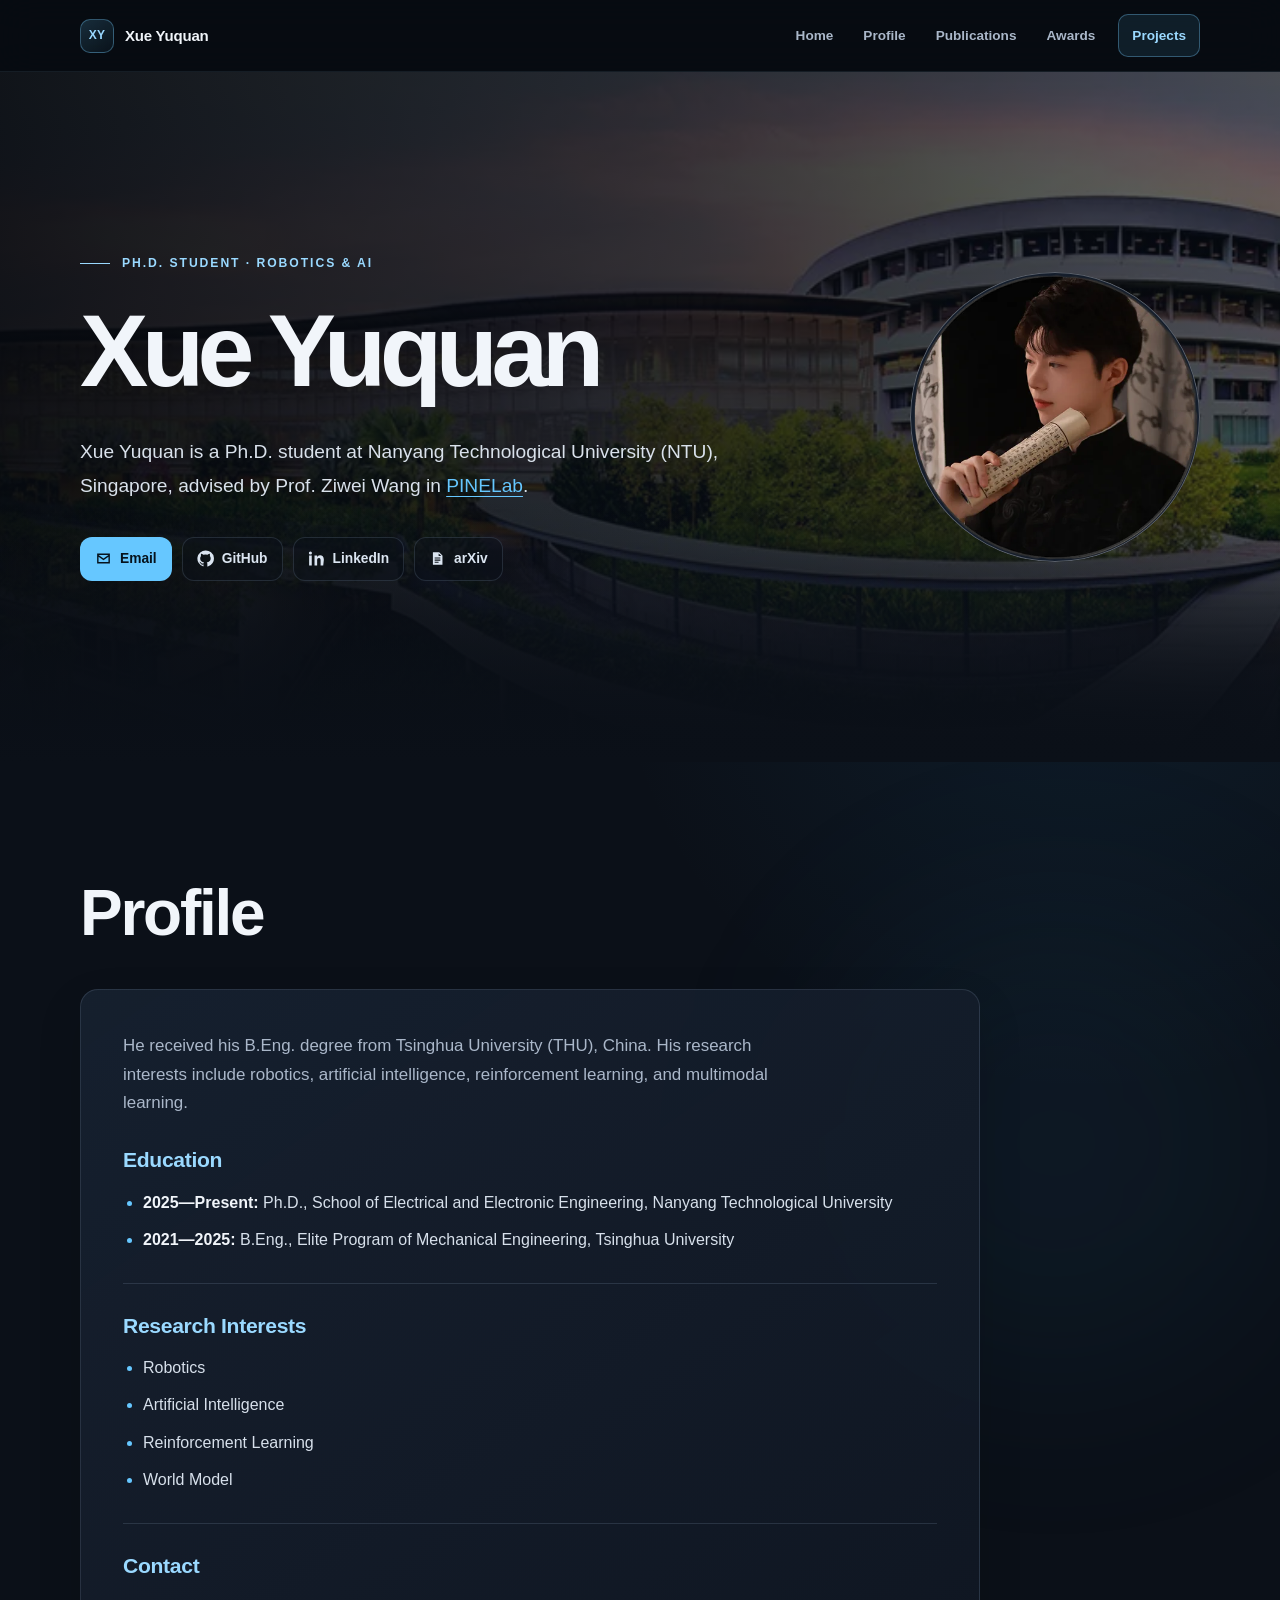
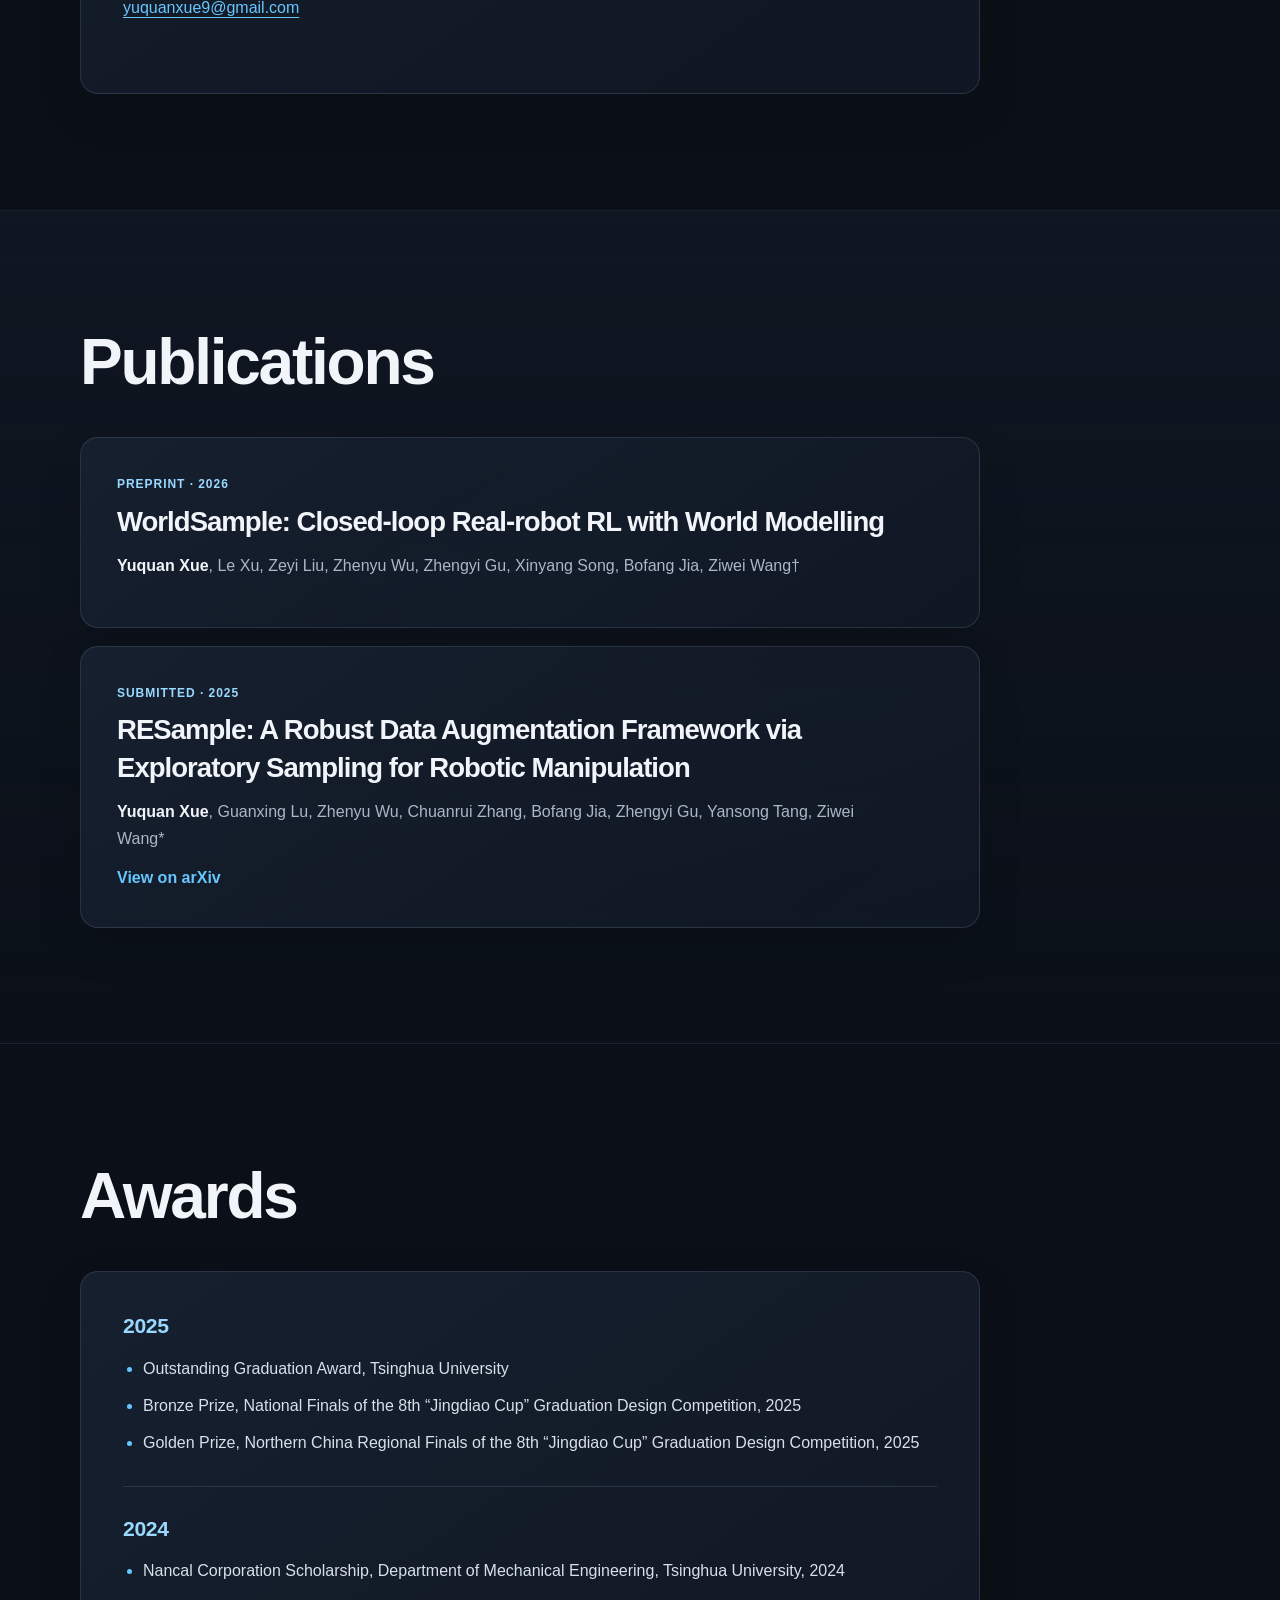
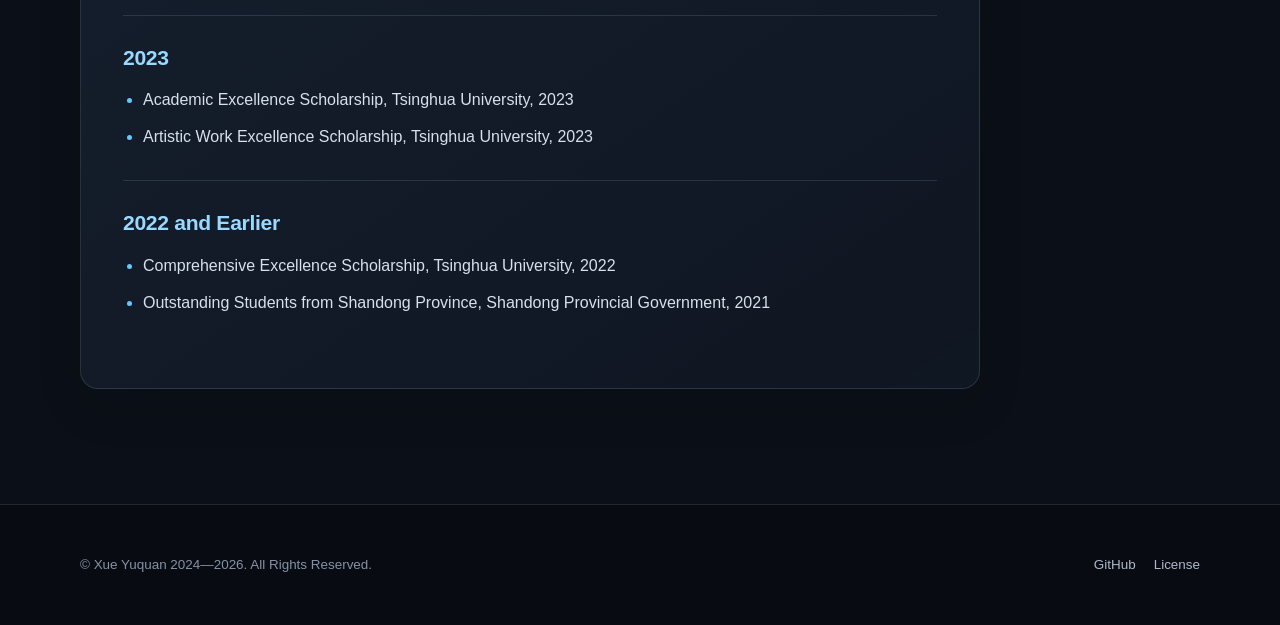
<file: index.html>
<!doctype html>
<html lang="en">
<head>
    <meta charset="utf-8">
    <meta name="viewport" content="width=device-width, initial-scale=1">
    <meta name="description" content="Xue Yuquan is a Ph.D. student at Nanyang Technological University researching robotics, artificial intelligence, reinforcement learning, and world models.">
    <meta name="author" content="Xue Yuquan">
    <meta name="theme-color" content="#0b1018">
    <meta property="og:title" content="Xue Yuquan | AI & Robotics">
    <meta property="og:description" content="Academic homepage of Xue Yuquan, Ph.D. student at Nanyang Technological University.">
    <meta property="og:type" content="website">
    <meta property="og:url" content="https://xxreinsno.github.io/">
    <title>Xue Yuquan | AI &amp; Robotics</title>

    <link rel="icon" href="static/assets/favicon.ico" sizes="any">
    <link rel="stylesheet" href="static/css/main.css">
    <script>document.documentElement.classList.add('js');</script>
    <script src="static/js/scripts.js" defer></script>
</head>
<body>
    <a class="skip-link" href="#main-content">Skip to main content</a>

    <header class="site-header" id="site-header">
        <nav class="site-nav container" aria-label="Primary navigation">
            <a class="site-brand" href="#home" aria-label="Xue Yuquan, home">
                <span class="brand-mark" aria-hidden="true">XY</span>
                <span>Xue Yuquan</span>
            </a>

            <button class="nav-toggle" type="button" aria-expanded="false" aria-controls="nav-links">
                <span class="sr-only">Toggle navigation</span>
                <span class="nav-toggle-lines" aria-hidden="true"></span>
            </button>

            <ul class="nav-links" id="nav-links">
                <li><a href="#home">Home</a></li>
                <li><a href="#profile">Profile</a></li>
                <li><a href="#publications">Publications</a></li>
                <li><a href="#awards">Awards</a></li>
                <li><a class="nav-cta" href="projects.html">Projects</a></li>
            </ul>
        </nav>
    </header>

    <main id="main-content">
        <section class="hero" id="home" aria-labelledby="hero-title">
            <picture class="hero-backdrop" aria-hidden="true">
                <source srcset="static/assets/img/background.webp" type="image/webp">
                <img src="static/assets/img/background.png" width="1584" height="396" alt="" fetchpriority="high">
            </picture>
            <div class="hero-shade" aria-hidden="true"></div>

            <div class="hero-layout container">
                <div class="hero-copy">
                    <p class="eyebrow">Ph.D. Student · Robotics &amp; AI</p>
                    <h1 id="hero-title">Xue Yuquan</h1>
                    <p class="hero-lead">
                        Xue Yuquan is a Ph.D. student at Nanyang Technological University (NTU), Singapore,
                        advised by Prof. Ziwei Wang in
                        <a href="https://pine-lab-ntu.github.io/index.html">PINELab</a>.
                    </p>
                    <div class="social-links" aria-label="Contact and social links">
                        <a class="social-link primary" href="mailto:yuquanxue9@gmail.com">
                            <svg viewBox="0 0 24 24" aria-hidden="true"><path d="M3 5h18v14H3V5Zm9 7 7-5H5l7 5Zm0 2.5L5 9.7V17h14V9.7l-7 4.8Z"/></svg>
                            Email
                        </a>
                        <a class="social-link" href="https://github.com/xxReinsno">
                            <svg viewBox="0 0 24 24" aria-hidden="true"><path d="M12 .7a11.5 11.5 0 0 0-3.6 22.4c.6.1.8-.2.8-.5v-2c-3.3.7-4-1.4-4-1.4-.5-1.4-1.3-1.8-1.3-1.8-1.1-.7.1-.7.1-.7 1.2.1 1.8 1.2 1.8 1.2 1 1.8 2.8 1.3 3.4 1 .1-.8.4-1.3.8-1.6-2.7-.3-5.5-1.3-5.5-5.7 0-1.3.5-2.3 1.2-3.1-.1-.3-.5-1.6.1-3.1 0 0 1-.3 3.2 1.2a11 11 0 0 1 5.8 0c2.2-1.5 3.2-1.2 3.2-1.2.6 1.5.2 2.8.1 3.1.8.8 1.2 1.8 1.2 3.1 0 4.4-2.8 5.4-5.5 5.7.4.4.8 1.1.8 2.2v3.3c0 .3.2.6.8.5A11.5 11.5 0 0 0 12 .7Z"/></svg>
                            GitHub
                        </a>
                        <a class="social-link" href="https://www.linkedin.com/in/yuquan-xue-56466a377">
                            <svg viewBox="0 0 24 24" aria-hidden="true"><path d="M5.3 7.8H1.6V22h3.7V7.8ZM3.4 2A2.2 2.2 0 1 0 3.4 6.4 2.2 2.2 0 0 0 3.4 2ZM22.4 13.8c0-4.3-2.3-6.3-5.4-6.3a4.6 4.6 0 0 0-4.2 2.3v-2H9.2V22h3.7v-7c0-1.8.3-3.6 2.6-3.6 2.2 0 2.3 2.1 2.3 3.7V22h3.7l.9-8.2Z"/></svg>
                            LinkedIn
                        </a>
                        <a class="social-link" href="https://arxiv.org/search/?searchtype=author&amp;query=Xue%2C+Y">
                            <svg viewBox="0 0 24 24" aria-hidden="true"><path d="M5.5 3.2h8.8L19 7.9v12.9H5.5V3.2Zm8.1 1.6v3.8h3.8l-3.8-3.8ZM8 12h8v-1.5H8V12Zm0 3h8v-1.5H8V15Zm0 3h5.5v-1.5H8V18Z"/></svg>
                            arXiv
                        </a>
                    </div>
                </div>

                <div class="portrait-wrap">
                    <picture>
                        <source srcset="static/assets/img/profile.webp" type="image/webp">
                        <img class="portrait" src="static/assets/img/profile.PNG" width="480" height="480" alt="Portrait of Xue Yuquan" decoding="async">
                    </picture>
                </div>
            </div>
        </section>

        <section class="section profile-section" id="profile" aria-labelledby="profile-title">
            <div class="container">
                <div class="section-heading">
                    <h2 id="profile-title">Profile</h2>
                </div>

                <div class="profile-listing content-card">
                    <p class="profile-summary">
                        He received his B.Eng. degree from Tsinghua University (THU), China. His research interests
                        include robotics, artificial intelligence, reinforcement learning, and multimodal learning.
                    </p>

                    <section class="list-block" aria-labelledby="education-title">
                        <h3 id="education-title">Education</h3>
                        <ul class="plain-list education-list">
                            <li><strong>2025—Present:</strong> Ph.D., School of Electrical and Electronic Engineering, Nanyang Technological University</li>
                            <li><strong>2021—2025:</strong> B.Eng., Elite Program of Mechanical Engineering, Tsinghua University</li>
                        </ul>
                    </section>

                    <section class="list-block" aria-labelledby="interests-title">
                        <h3 id="interests-title">Research Interests</h3>
                        <ul class="plain-list">
                            <li>Robotics</li>
                            <li>Artificial Intelligence</li>
                            <li>Reinforcement Learning</li>
                            <li>World Model</li>
                        </ul>
                    </section>

                    <section class="list-block" aria-labelledby="contact-title">
                        <h3 id="contact-title">Contact</h3>
                        <p><a href="mailto:yuquanxue9@gmail.com">yuquanxue9@gmail.com</a></p>
                    </section>
                </div>
            </div>
        </section>

        <section class="section publications-section" id="publications" aria-labelledby="publications-title">
            <div class="container">
                <div class="section-heading">
                    <h2 id="publications-title">Publications</h2>
                </div>

                <div class="publication-list">
                    <article class="publication-item">
                        <p class="publication-meta">Preprint · 2026</p>
                        <h3>WorldSample: Closed-loop Real-robot RL with World Modelling</h3>
                        <p class="publication-authors">
                            <strong>Yuquan Xue</strong>, Le Xu, Zeyi Liu, Zhenyu Wu, Zhengyi Gu,
                            Xinyang Song, Bofang Jia, Ziwei Wang†
                        </p>
                    </article>

                    <article class="publication-item">
                        <p class="publication-meta">Submitted · 2025</p>
                        <h3>RESample: A Robust Data Augmentation Framework via Exploratory Sampling for Robotic Manipulation</h3>
                        <p class="publication-authors">
                            <strong>Yuquan Xue</strong>, Guanxing Lu, Zhenyu Wu, Chuanrui Zhang, Bofang Jia,
                            Zhengyi Gu, Yansong Tang, Ziwei Wang*
                        </p>
                        <a class="text-link" href="https://arxiv.org/abs/2510.17640">View on arXiv</a>
                    </article>
                </div>
            </div>
        </section>

        <section class="section awards-section" id="awards" aria-labelledby="awards-title">
            <div class="container">
                <div class="section-heading">
                    <h2 id="awards-title">Awards</h2>
                </div>

                <div class="awards-list content-card">
                    <section class="award-year" aria-labelledby="awards-2025">
                        <h3 id="awards-2025">2025</h3>
                        <ul>
                            <li>Outstanding Graduation Award, Tsinghua University</li>
                            <li>Bronze Prize, National Finals of the 8th “Jingdiao Cup” Graduation Design Competition, 2025</li>
                            <li>Golden Prize, Northern China Regional Finals of the 8th “Jingdiao Cup” Graduation Design Competition, 2025</li>
                        </ul>
                    </section>
                    <section class="award-year" aria-labelledby="awards-2024">
                        <h3 id="awards-2024">2024</h3>
                        <ul>
                            <li>Nancal Corporation Scholarship, Department of Mechanical Engineering, Tsinghua University, 2024</li>
                        </ul>
                    </section>
                    <section class="award-year" aria-labelledby="awards-2023">
                        <h3 id="awards-2023">2023</h3>
                        <ul>
                            <li>Academic Excellence Scholarship, Tsinghua University, 2023</li>
                            <li>Artistic Work Excellence Scholarship, Tsinghua University, 2023</li>
                        </ul>
                    </section>
                    <section class="award-year" aria-labelledby="awards-earlier">
                        <h3 id="awards-earlier">2022 and Earlier</h3>
                        <ul>
                            <li>Comprehensive Excellence Scholarship, Tsinghua University, 2022</li>
                            <li>Outstanding Students from Shandong Province, Shandong Provincial Government, 2021</li>
                        </ul>
                    </section>
                </div>
            </div>
        </section>
    </main>

    <footer class="site-footer">
        <div class="container footer-layout">
            <p>&copy; Xue Yuquan 2024—2026. All Rights Reserved.</p>
            <div class="footer-links">
                <a href="https://github.com/xxReinsno">GitHub</a>
                <a href="https://github.com/xxReinsno/xxreinsno.github.io/blob/main/LICENSE">License</a>
            </div>
        </div>
    </footer>
</body>
</html>
</file>
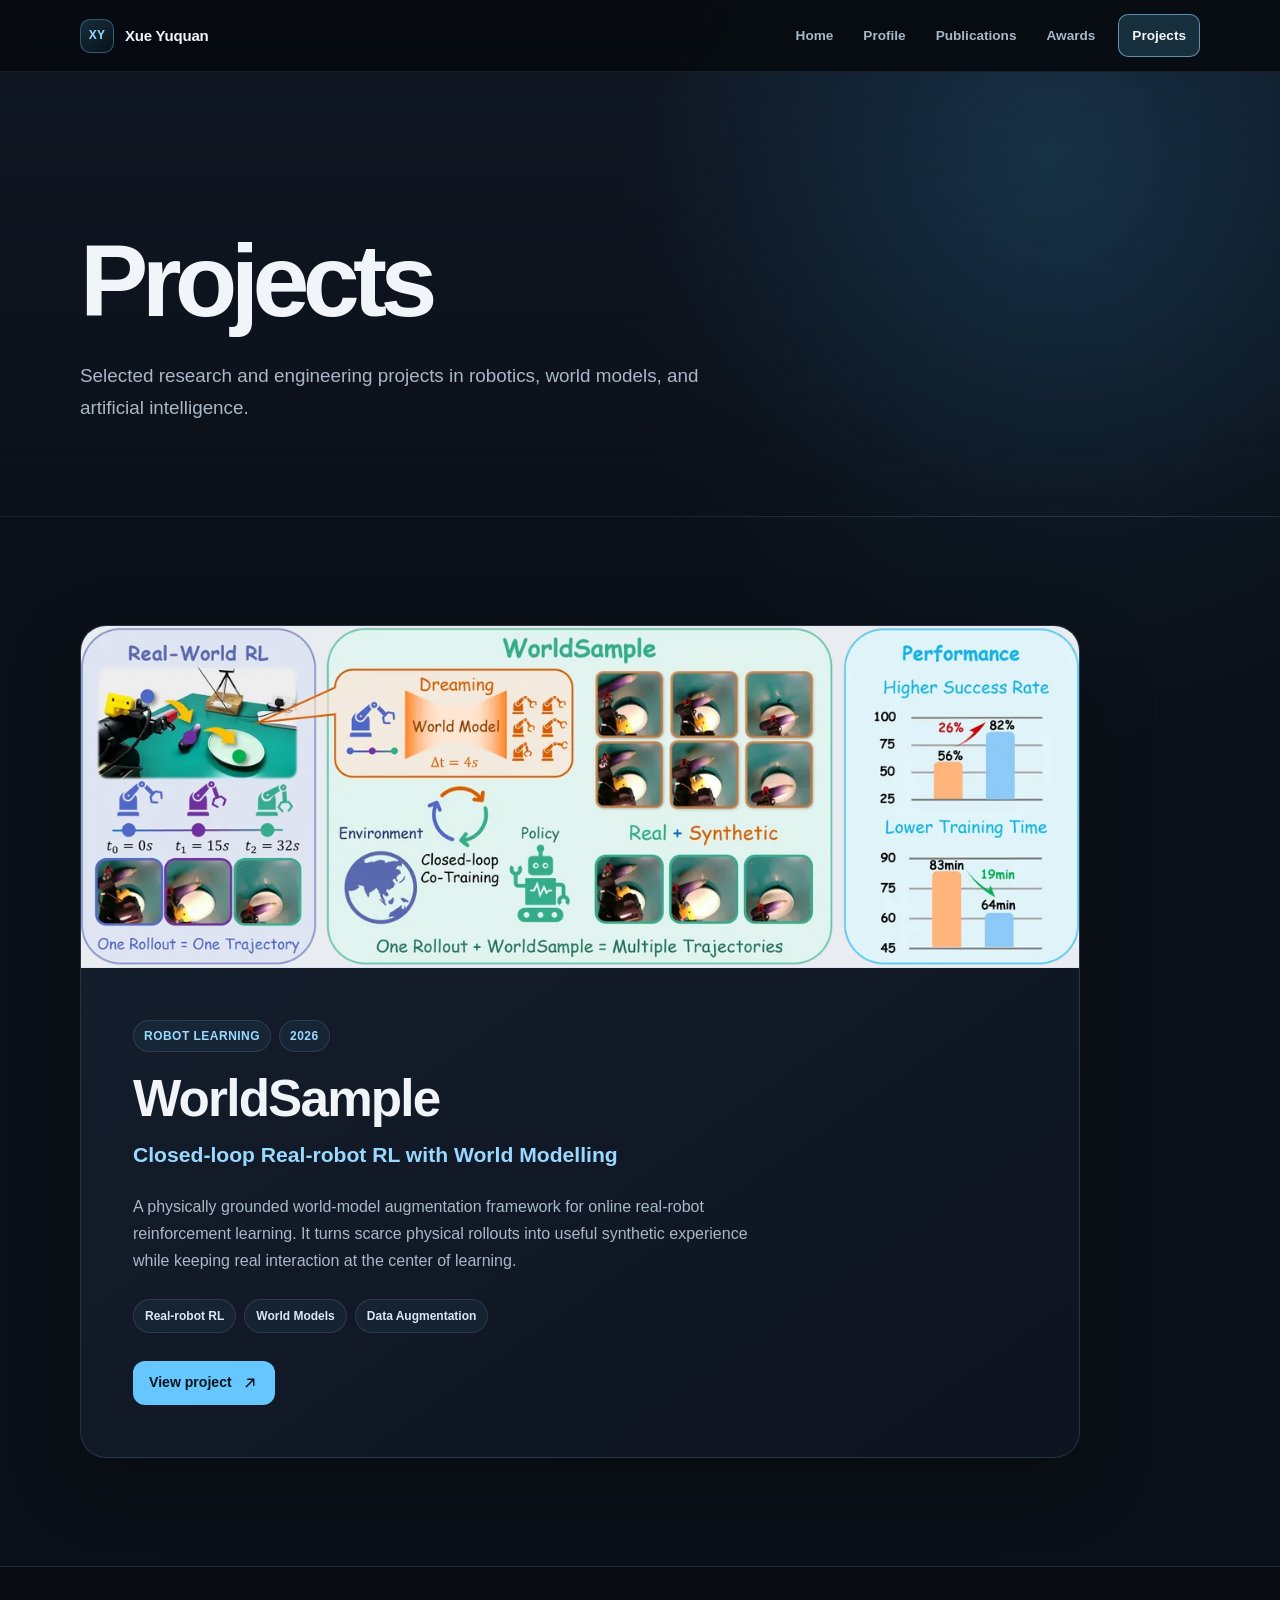
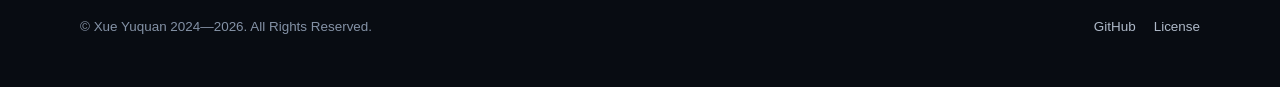
<file: projects.html>
<!doctype html>
<html lang="en">
<head>
    <meta charset="utf-8">
    <meta name="viewport" content="width=device-width, initial-scale=1">
    <meta name="description" content="Selected robotics and artificial intelligence projects by Xue Yuquan.">
    <meta name="author" content="Xue Yuquan">
    <meta name="theme-color" content="#0b1018">
    <meta property="og:title" content="Projects | Xue Yuquan">
    <meta property="og:description" content="Selected robotics and artificial intelligence projects by Xue Yuquan.">
    <meta property="og:type" content="website">
    <meta property="og:url" content="https://xxreinsno.github.io/projects.html">
    <title>Projects | Xue Yuquan</title>

    <link rel="icon" href="static/assets/favicon.ico" sizes="any">
    <link rel="stylesheet" href="static/css/main.css">
    <script>document.documentElement.classList.add('js');</script>
    <script src="static/js/scripts.js" defer></script>
</head>
<body class="projects-page">
    <a class="skip-link" href="#main-content">Skip to main content</a>

    <header class="site-header" id="site-header">
        <nav class="site-nav container" aria-label="Primary navigation">
            <a class="site-brand" href="index.html#home" aria-label="Xue Yuquan, home">
                <span class="brand-mark" aria-hidden="true">XY</span>
                <span>Xue Yuquan</span>
            </a>

            <button class="nav-toggle" type="button" aria-expanded="false" aria-controls="nav-links">
                <span class="sr-only">Toggle navigation</span>
                <span class="nav-toggle-lines" aria-hidden="true"></span>
            </button>

            <ul class="nav-links" id="nav-links">
                <li><a href="index.html#home">Home</a></li>
                <li><a href="index.html#profile">Profile</a></li>
                <li><a href="index.html#publications">Publications</a></li>
                <li><a href="index.html#awards">Awards</a></li>
                <li><a class="nav-cta" href="projects.html" aria-current="page">Projects</a></li>
            </ul>
        </nav>
    </header>

    <main id="main-content">
        <section class="projects-hero" aria-labelledby="projects-title">
            <div class="container projects-heading">
                <h1 id="projects-title">Projects</h1>
                <p>Selected research and engineering projects in robotics, world models, and artificial intelligence.</p>
            </div>
        </section>

        <section class="projects-section" aria-label="Project gallery">
            <div class="container projects-list">
                <article class="project-card">
                    <a class="project-media" href="https://xxreinsno.github.io/worldsample/" aria-label="Open the WorldSample project page">
                        <img src="static/assets/img/worldsample-project.webp" width="1200" height="410" alt="WorldSample real-robot reinforcement learning framework overview" fetchpriority="high">
                    </a>
                    <div class="project-content">
                        <div class="project-meta">
                            <span>Robot Learning</span>
                            <span>2026</span>
                        </div>
                        <h2>WorldSample</h2>
                        <p class="project-subtitle">Closed-loop Real-robot RL with World Modelling</p>
                        <p>
                            A physically grounded world-model augmentation framework for online real-robot reinforcement learning.
                            It turns scarce physical rollouts into useful synthetic experience while keeping real interaction at the center of learning.
                        </p>
                        <ul class="project-tags" aria-label="WorldSample topics">
                            <li>Real-robot RL</li>
                            <li>World Models</li>
                            <li>Data Augmentation</li>
                        </ul>
                        <a class="project-link" href="https://xxreinsno.github.io/worldsample/">
                            View project
                            <svg viewBox="0 0 24 24" aria-hidden="true"><path d="M7 17 17 7M9 7h8v8"/></svg>
                        </a>
                    </div>
                </article>
            </div>
        </section>
    </main>

    <footer class="site-footer">
        <div class="container footer-layout">
            <p>&copy; Xue Yuquan 2024—2026. All Rights Reserved.</p>
            <div class="footer-links">
                <a href="https://github.com/xxReinsno">GitHub</a>
                <a href="https://github.com/xxReinsno/xxreinsno.github.io/blob/main/LICENSE">License</a>
            </div>
        </div>
    </footer>
</body>
</html>
</file>
<file: static/css/main.css>
@charset "UTF-8";

:root {
    color-scheme: dark;
    --bg: #0b1018;
    --bg-soft: #0f1622;
    --surface: rgba(20, 29, 43, 0.86);
    --surface-solid: #151e2c;
    --surface-hover: #1b2739;
    --border: rgba(160, 184, 216, 0.16);
    --border-strong: rgba(119, 204, 255, 0.34);
    --text: #f1f5fa;
    --muted: #aab7c9;
    --accent: #66c7ff;
    --accent-strong: #9ad9ff;
    --accent-deep: #123f5b;
    --shadow: 0 24px 70px rgba(0, 0, 0, 0.28);
    --radius-lg: 26px;
    --radius-md: 18px;
    --container: 1120px;
    --header-height: 72px;
}

*,
*::before,
*::after {
    box-sizing: border-box;
}

html {
    scroll-behavior: smooth;
    scroll-padding-top: calc(var(--header-height) + 24px);
}

body {
    margin: 0;
    min-width: 320px;
    background:
        radial-gradient(circle at 85% 16%, rgba(38, 117, 165, 0.13), transparent 30rem),
        var(--bg);
    color: var(--text);
    font-family: Inter, ui-sans-serif, -apple-system, BlinkMacSystemFont, "Segoe UI", "PingFang SC", "Microsoft YaHei", sans-serif;
    font-size: 16px;
    line-height: 1.7;
    -webkit-font-smoothing: antialiased;
    text-rendering: optimizeLegibility;
}

img,
svg {
    display: block;
}

img {
    max-width: 100%;
}

a {
    color: var(--accent);
    text-decoration-thickness: 1px;
    text-underline-offset: 0.22em;
}

a:hover {
    color: var(--accent-strong);
}

button,
a {
    -webkit-tap-highlight-color: transparent;
}

:focus-visible {
    outline: 3px solid var(--accent);
    outline-offset: 4px;
}

h1,
h2,
h3,
p {
    margin-top: 0;
}

h1,
h2,
h3 {
    line-height: 1.15;
    letter-spacing: -0.035em;
}

.container {
    width: min(var(--container), calc(100% - 40px));
    margin-inline: auto;
}

.sr-only {
    position: absolute;
    width: 1px;
    height: 1px;
    padding: 0;
    margin: -1px;
    overflow: hidden;
    clip: rect(0, 0, 0, 0);
    white-space: nowrap;
    border: 0;
}

.skip-link {
    position: fixed;
    top: 12px;
    left: 12px;
    z-index: 1000;
    padding: 10px 16px;
    border-radius: 10px;
    background: var(--accent);
    color: #04121c;
    font-weight: 750;
    transform: translateY(-160%);
    transition: transform 160ms ease;
}

.skip-link:focus {
    color: #04121c;
    transform: translateY(0);
}

.site-header {
    position: sticky;
    top: 0;
    z-index: 100;
    height: var(--header-height);
    border-bottom: 1px solid rgba(160, 184, 216, 0.1);
    background: rgba(7, 11, 17, 0.82);
    backdrop-filter: blur(18px);
    -webkit-backdrop-filter: blur(18px);
}

.site-nav {
    position: relative;
    display: flex;
    align-items: center;
    justify-content: space-between;
    height: 100%;
}

.site-brand {
    display: inline-flex;
    align-items: center;
    gap: 11px;
    color: var(--text);
    font-size: 0.94rem;
    font-weight: 750;
    letter-spacing: -0.015em;
    text-decoration: none;
}

.site-brand:hover {
    color: var(--text);
}

.brand-mark {
    display: grid;
    place-items: center;
    width: 34px;
    height: 34px;
    border: 1px solid var(--border-strong);
    border-radius: 10px;
    background: linear-gradient(145deg, rgba(102, 199, 255, 0.18), rgba(102, 199, 255, 0.04));
    color: var(--accent-strong);
    font-size: 0.75rem;
    letter-spacing: 0.02em;
}

.nav-links {
    display: flex;
    align-items: center;
    gap: 4px;
    margin: 0;
    padding: 0;
    list-style: none;
}

.nav-links a {
    display: block;
    padding: 9px 13px;
    border-radius: 10px;
    color: var(--muted);
    font-size: 0.85rem;
    font-weight: 650;
    text-decoration: none;
    transition: color 160ms ease, background-color 160ms ease;
}

.nav-links a:hover,
.nav-links a:focus-visible {
    background: rgba(102, 199, 255, 0.09);
    color: var(--text);
}

.nav-links .nav-cta {
    margin-left: 6px;
    border: 1px solid var(--border-strong);
    background: rgba(102, 199, 255, 0.1);
    color: var(--accent-strong);
}

.nav-links .nav-cta:hover,
.nav-links .nav-cta:focus-visible,
.nav-links .nav-cta[aria-current="page"] {
    border-color: rgba(154, 217, 255, 0.58);
    background: rgba(102, 199, 255, 0.18);
    color: var(--text);
}

.nav-toggle {
    display: none;
    place-items: center;
    width: 44px;
    height: 44px;
    padding: 0;
    border: 1px solid var(--border);
    border-radius: 12px;
    background: var(--surface);
    color: var(--text);
    cursor: pointer;
}

.nav-toggle-lines,
.nav-toggle-lines::before,
.nav-toggle-lines::after {
    width: 20px;
    height: 2px;
    border-radius: 2px;
    background: currentColor;
    transition: transform 160ms ease, opacity 160ms ease;
}

.nav-toggle-lines {
    position: relative;
}

.nav-toggle-lines::before,
.nav-toggle-lines::after {
    content: "";
    position: absolute;
    left: 0;
}

.nav-toggle-lines::before {
    top: -6px;
}

.nav-toggle-lines::after {
    top: 6px;
}

.nav-toggle[aria-expanded="true"] .nav-toggle-lines {
    background: transparent;
}

.nav-toggle[aria-expanded="true"] .nav-toggle-lines::before {
    top: 0;
    transform: rotate(45deg);
}

.nav-toggle[aria-expanded="true"] .nav-toggle-lines::after {
    top: 0;
    transform: rotate(-45deg);
}

.hero {
    position: relative;
    isolation: isolate;
    display: grid;
    min-height: min(690px, calc(100svh - var(--header-height)));
    overflow: clip;
}

.hero-backdrop,
.hero-backdrop img,
.hero-shade {
    position: absolute;
    inset: 0;
    width: 100%;
    height: 100%;
}

.hero-backdrop {
    z-index: -3;
}

.hero-backdrop img {
    object-fit: cover;
    object-position: center;
}

.hero-shade {
    z-index: -2;
    background:
        linear-gradient(90deg, rgba(6, 10, 16, 0.94) 0%, rgba(7, 12, 20, 0.82) 49%, rgba(7, 13, 21, 0.62) 100%),
        linear-gradient(0deg, var(--bg) 0%, transparent 32%);
}

.hero::after {
    content: "";
    position: absolute;
    z-index: -1;
    inset: auto 0 0;
    height: 38%;
    background: linear-gradient(transparent, var(--bg));
    pointer-events: none;
}

.hero-layout {
    display: grid;
    grid-template-columns: minmax(0, 1.5fr) minmax(250px, 0.65fr);
    gap: clamp(48px, 8vw, 112px);
    align-items: center;
    padding-block: clamp(90px, 13vw, 148px);
}

.hero-copy {
    max-width: 740px;
}

.eyebrow {
    margin-bottom: 18px;
    color: var(--accent-strong);
    font-size: 0.76rem;
    font-weight: 800;
    letter-spacing: 0.16em;
    text-transform: uppercase;
}

.eyebrow::before {
    content: "";
    display: inline-block;
    width: 30px;
    height: 1px;
    margin-right: 12px;
    background: currentColor;
    vertical-align: 0.25em;
}

.hero h1 {
    margin-bottom: 25px;
    font-size: clamp(3.5rem, 8vw, 6.7rem);
    font-weight: 780;
    letter-spacing: -0.065em;
}

.hero-lead {
    max-width: 690px;
    margin-bottom: 34px;
    color: #d9e1eb;
    font-size: clamp(1.02rem, 2vw, 1.2rem);
    line-height: 1.78;
}

.social-links {
    display: flex;
    flex-wrap: wrap;
    gap: 10px;
}

.social-link {
    display: inline-flex;
    align-items: center;
    gap: 8px;
    min-height: 42px;
    padding: 9px 14px;
    border: 1px solid var(--border);
    border-radius: 12px;
    background: rgba(11, 17, 26, 0.56);
    color: #dbe5f1;
    font-size: 0.86rem;
    font-weight: 700;
    text-decoration: none;
    transition: transform 160ms ease, border-color 160ms ease, background-color 160ms ease;
}

.social-link svg {
    width: 17px;
    height: 17px;
    fill: currentColor;
}

.social-link:hover {
    border-color: var(--border-strong);
    background: var(--surface-hover);
    color: var(--text);
    transform: translateY(-2px);
}

.social-link.primary {
    border-color: transparent;
    background: var(--accent);
    color: #06131d;
}

.social-link.primary:hover {
    background: var(--accent-strong);
    color: #06131d;
}

.portrait-wrap {
    position: relative;
    justify-self: end;
    width: min(100%, 290px);
    aspect-ratio: 1;
    border-radius: 50%;
}

.portrait-wrap picture {
    display: block;
    width: 100%;
    height: 100%;
    overflow: hidden;
    border-radius: 50%;
}

.portrait {
    aspect-ratio: 1;
    width: 100%;
    height: 100%;
    border: 1px solid rgba(255, 255, 255, 0.3);
    border-radius: 50%;
    background: var(--surface-solid);
    box-shadow: var(--shadow);
    object-fit: cover;
}

.section {
    padding-block: clamp(76px, 9vw, 116px);
}

.profile-section {
    position: relative;
}

.profile-section::before {
    content: "";
    position: absolute;
    top: 15%;
    right: 0;
    z-index: -1;
    width: 28rem;
    height: 28rem;
    border-radius: 50%;
    background: rgba(42, 126, 175, 0.08);
    filter: blur(100px);
}

.section-heading {
    max-width: 800px;
    margin-bottom: 38px;
}

.section-heading h2 {
    margin-bottom: 20px;
    font-size: clamp(2.25rem, 5vw, 4rem);
    font-weight: 730;
}

.section-heading > p:last-child {
    max-width: 72ch;
    margin-bottom: 0;
    color: var(--muted);
    font-size: clamp(1rem, 1.8vw, 1.1rem);
}

.profile-listing,
.publication-list,
.awards-list {
    max-width: 900px;
}

.content-card,
.publication-item {
    border: 1px solid var(--border);
    border-radius: var(--radius-md);
    background: linear-gradient(145deg, rgba(23, 33, 48, 0.92), rgba(16, 24, 36, 0.88));
    box-shadow: 0 18px 46px rgba(0, 0, 0, 0.12);
}

.content-card {
    padding: clamp(26px, 4vw, 42px);
}

.profile-summary {
    max-width: 72ch;
    margin-bottom: 30px;
    color: var(--muted);
    font-size: 1.06rem;
}

.list-block,
.award-year {
    padding-block: 30px;
    border-top: 1px solid var(--border);
}

.list-block:first-of-type,
.award-year:first-child {
    padding-top: 0;
    border-top: 0;
}

.publication-list {
    display: grid;
    gap: 18px;
}

.publication-item {
    padding: clamp(25px, 4vw, 36px);
    transition: border-color 160ms ease, transform 160ms ease, background-color 160ms ease;
}

.publication-item:hover {
    border-color: var(--border-strong);
    transform: translateY(-2px);
}

.list-block h3,
.award-year h3 {
    margin-bottom: 16px;
    color: var(--accent-strong);
    font-size: 1.32rem;
    font-weight: 750;
    letter-spacing: -0.015em;
}

.list-block p {
    margin-bottom: 0;
}

.plain-list,
.award-year ul {
    display: grid;
    gap: 10px;
    margin: 0;
    padding-left: 1.25rem;
    color: #d7e0eb;
}

.plain-list li::marker,
.award-year li::marker {
    color: var(--accent);
}

.education-list strong {
    color: var(--text);
}

.publications-section {
    border-block: 1px solid rgba(160, 184, 216, 0.08);
    background: linear-gradient(180deg, rgba(17, 25, 38, 0.7), rgba(10, 16, 24, 0.28));
}

.publication-meta {
    margin-bottom: 8px;
    color: var(--accent-strong);
    font-size: 0.75rem;
    font-weight: 750;
    letter-spacing: 0.08em;
    text-transform: uppercase;
}

.publication-item h3 {
    max-width: 900px;
    margin-bottom: 12px;
    font-size: clamp(1.25rem, 2.4vw, 1.72rem);
    line-height: 1.35;
}

.publication-authors {
    max-width: 85ch;
    margin-bottom: 12px;
    color: var(--muted);
}

.publication-authors strong {
    color: var(--text);
}

.text-link {
    display: inline-block;
    font-weight: 750;
    text-decoration: none;
}

.projects-page {
    min-height: 100vh;
}

.projects-hero {
    position: relative;
    overflow: hidden;
    padding-block: clamp(92px, 12vw, 150px) clamp(64px, 8vw, 92px);
    border-bottom: 1px solid rgba(160, 184, 216, 0.08);
    background:
        radial-gradient(circle at 82% 18%, rgba(56, 156, 214, 0.18), transparent 25rem),
        linear-gradient(180deg, rgba(17, 25, 38, 0.75), rgba(11, 16, 24, 0.2));
}

.projects-heading {
    max-width: var(--container);
}

.projects-heading h1 {
    margin-bottom: 20px;
    font-size: clamp(3.4rem, 8vw, 6.4rem);
    font-weight: 780;
    letter-spacing: -0.065em;
}

.projects-heading p {
    max-width: 62ch;
    margin-bottom: 0;
    color: var(--muted);
    font-size: clamp(1.02rem, 2vw, 1.18rem);
}

.projects-section {
    padding-block: clamp(64px, 9vw, 108px);
}

.projects-list {
    display: grid;
    gap: 28px;
}

.project-card {
    max-width: 1000px;
    overflow: hidden;
    border: 1px solid var(--border);
    border-radius: var(--radius-lg);
    background: linear-gradient(145deg, rgba(23, 33, 48, 0.95), rgba(14, 21, 32, 0.95));
    box-shadow: var(--shadow);
}

.project-media {
    display: block;
    overflow: hidden;
    border-bottom: 1px solid var(--border);
    background: #e9edf2;
}

.project-media img {
    width: 100%;
    height: auto;
    transition: transform 280ms ease;
}

.project-media:hover img {
    transform: scale(1.012);
}

.project-content {
    padding: clamp(28px, 5vw, 52px);
}

.project-meta {
    display: flex;
    flex-wrap: wrap;
    gap: 8px;
    margin-bottom: 18px;
}

.project-meta span,
.project-tags li {
    border: 1px solid var(--border);
    border-radius: 999px;
    background: rgba(102, 199, 255, 0.06);
    color: var(--accent-strong);
    font-size: 0.75rem;
    font-weight: 700;
}

.project-meta span {
    padding: 5px 10px;
    letter-spacing: 0.04em;
    text-transform: uppercase;
}

.project-content h2 {
    margin-bottom: 8px;
    font-size: clamp(2rem, 4vw, 3.2rem);
    font-weight: 750;
}

.project-subtitle {
    margin-bottom: 20px;
    color: var(--accent-strong);
    font-size: clamp(1.12rem, 2vw, 1.32rem);
    font-weight: 650;
}

.project-content > p:not(.project-subtitle) {
    max-width: 72ch;
    margin-bottom: 24px;
    color: var(--muted);
}

.project-tags {
    display: flex;
    flex-wrap: wrap;
    gap: 8px;
    margin: 0 0 28px;
    padding: 0;
    list-style: none;
}

.project-tags li {
    padding: 6px 11px;
    color: #dce8f4;
}

.project-link {
    display: inline-flex;
    align-items: center;
    gap: 9px;
    min-height: 44px;
    padding: 10px 16px;
    border-radius: 12px;
    background: var(--accent);
    color: #06131d;
    font-size: 0.88rem;
    font-weight: 780;
    text-decoration: none;
    transition: background-color 160ms ease, transform 160ms ease;
}

.project-link:hover {
    background: var(--accent-strong);
    color: #06131d;
    transform: translateY(-2px);
}

.project-link svg {
    width: 18px;
    height: 18px;
    fill: none;
    stroke: currentColor;
    stroke-linecap: round;
    stroke-linejoin: round;
    stroke-width: 1.9;
}

.site-footer {
    border-top: 1px solid var(--border);
    background: #080c12;
}

.footer-layout {
    display: flex;
    align-items: center;
    justify-content: space-between;
    gap: 24px;
    min-height: 120px;
    padding-block: 30px;
    color: #8492a6;
    font-size: 0.84rem;
}

.footer-layout p {
    margin-bottom: 0;
}

.footer-links {
    display: flex;
    gap: 18px;
}

.footer-links a {
    color: #aeb9c8;
    text-decoration: none;
}

.footer-links a:hover {
    color: var(--accent-strong);
}

@media (max-width: 900px) {
    .hero {
        min-height: auto;
    }

    .hero-layout {
        grid-template-columns: minmax(0, 1fr) 210px;
        gap: 40px;
        padding-block: 96px;
    }

}

@media (max-width: 760px) {
    :root {
        --header-height: 66px;
    }

    .site-header {
        backdrop-filter: blur(14px);
        -webkit-backdrop-filter: blur(14px);
    }

    .nav-toggle {
        display: grid;
    }

    .nav-links {
        position: absolute;
        top: calc(100% + 10px);
        right: 0;
        left: 0;
        display: grid;
        gap: 3px;
        padding: 10px;
        border: 1px solid var(--border);
        border-radius: 16px;
        background: rgba(14, 21, 32, 0.98);
        box-shadow: var(--shadow);
    }

    .nav-links a {
        padding: 11px 13px;
    }

    .nav-links .nav-cta {
        margin-left: 0;
    }

    .js .nav-links {
        visibility: hidden;
        opacity: 0;
        transform: translateY(-8px);
        pointer-events: none;
        transition: visibility 160ms ease, opacity 160ms ease, transform 160ms ease;
    }

    .js .nav-links.is-open {
        visibility: visible;
        opacity: 1;
        transform: translateY(0);
        pointer-events: auto;
    }

    .hero-layout {
        grid-template-columns: 1fr;
        gap: 46px;
        padding-block: 82px 96px;
    }

    .hero-backdrop img {
        object-position: 58% center;
    }

    .hero-shade {
        background:
            linear-gradient(180deg, rgba(5, 9, 14, 0.7), rgba(7, 12, 20, 0.88) 60%, var(--bg) 100%),
            rgba(7, 12, 20, 0.3);
    }

    .portrait-wrap {
        justify-self: start;
        width: 180px;
    }

    .section-heading {
        margin-bottom: 36px;
    }

    .footer-layout {
        align-items: flex-start;
        flex-direction: column;
        justify-content: center;
    }
}

@media (max-width: 480px) {
    .container {
        width: min(var(--container), calc(100% - 32px));
    }

    .site-brand > span:last-child {
        display: none;
    }

    .hero h1 {
        font-size: clamp(3.05rem, 16vw, 4.25rem);
    }

    .hero-lead {
        line-height: 1.7;
    }

    .social-links {
        display: grid;
        grid-template-columns: repeat(2, minmax(0, 1fr));
    }

    .social-link {
        justify-content: center;
    }

}

@media (prefers-reduced-motion: reduce) {
    html {
        scroll-behavior: auto;
    }

    *,
    *::before,
    *::after {
        scroll-behavior: auto !important;
        transition-duration: 0.01ms !important;
        animation-duration: 0.01ms !important;
        animation-iteration-count: 1 !important;
    }
}
</file>
